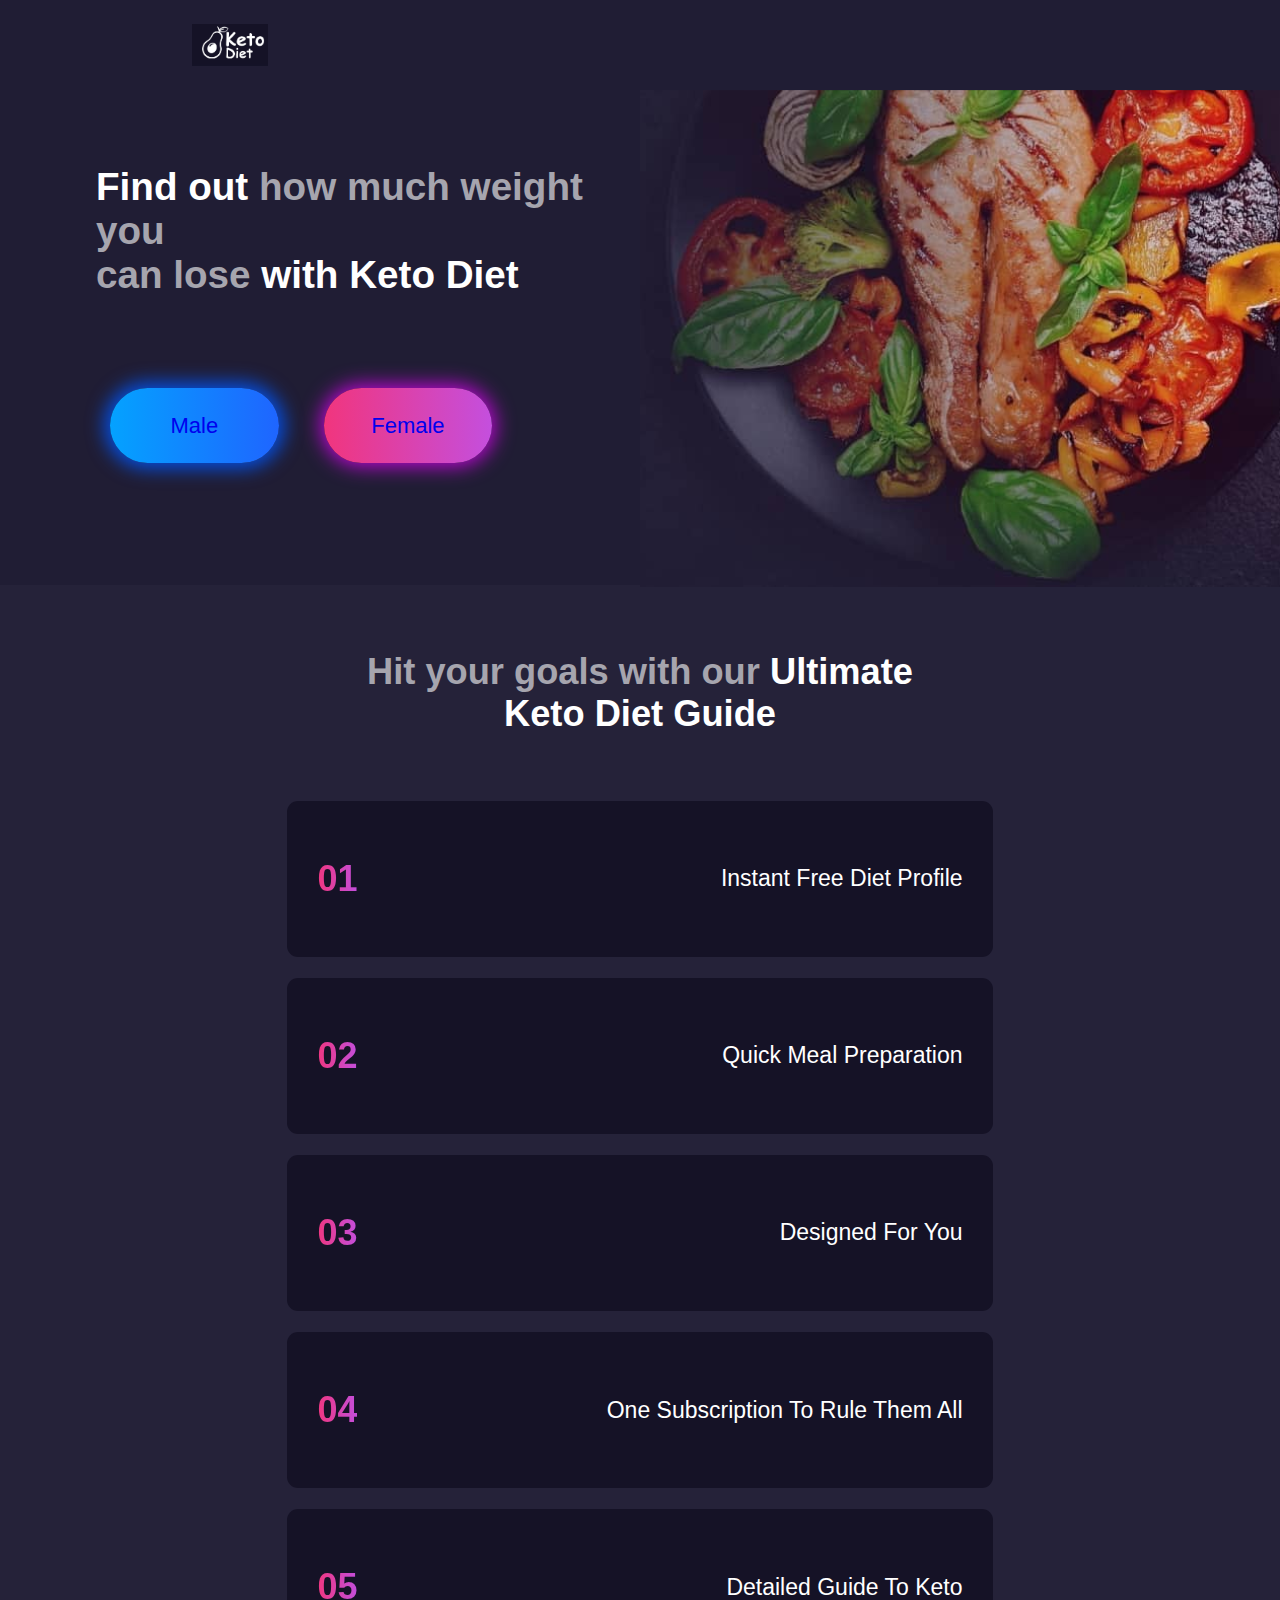
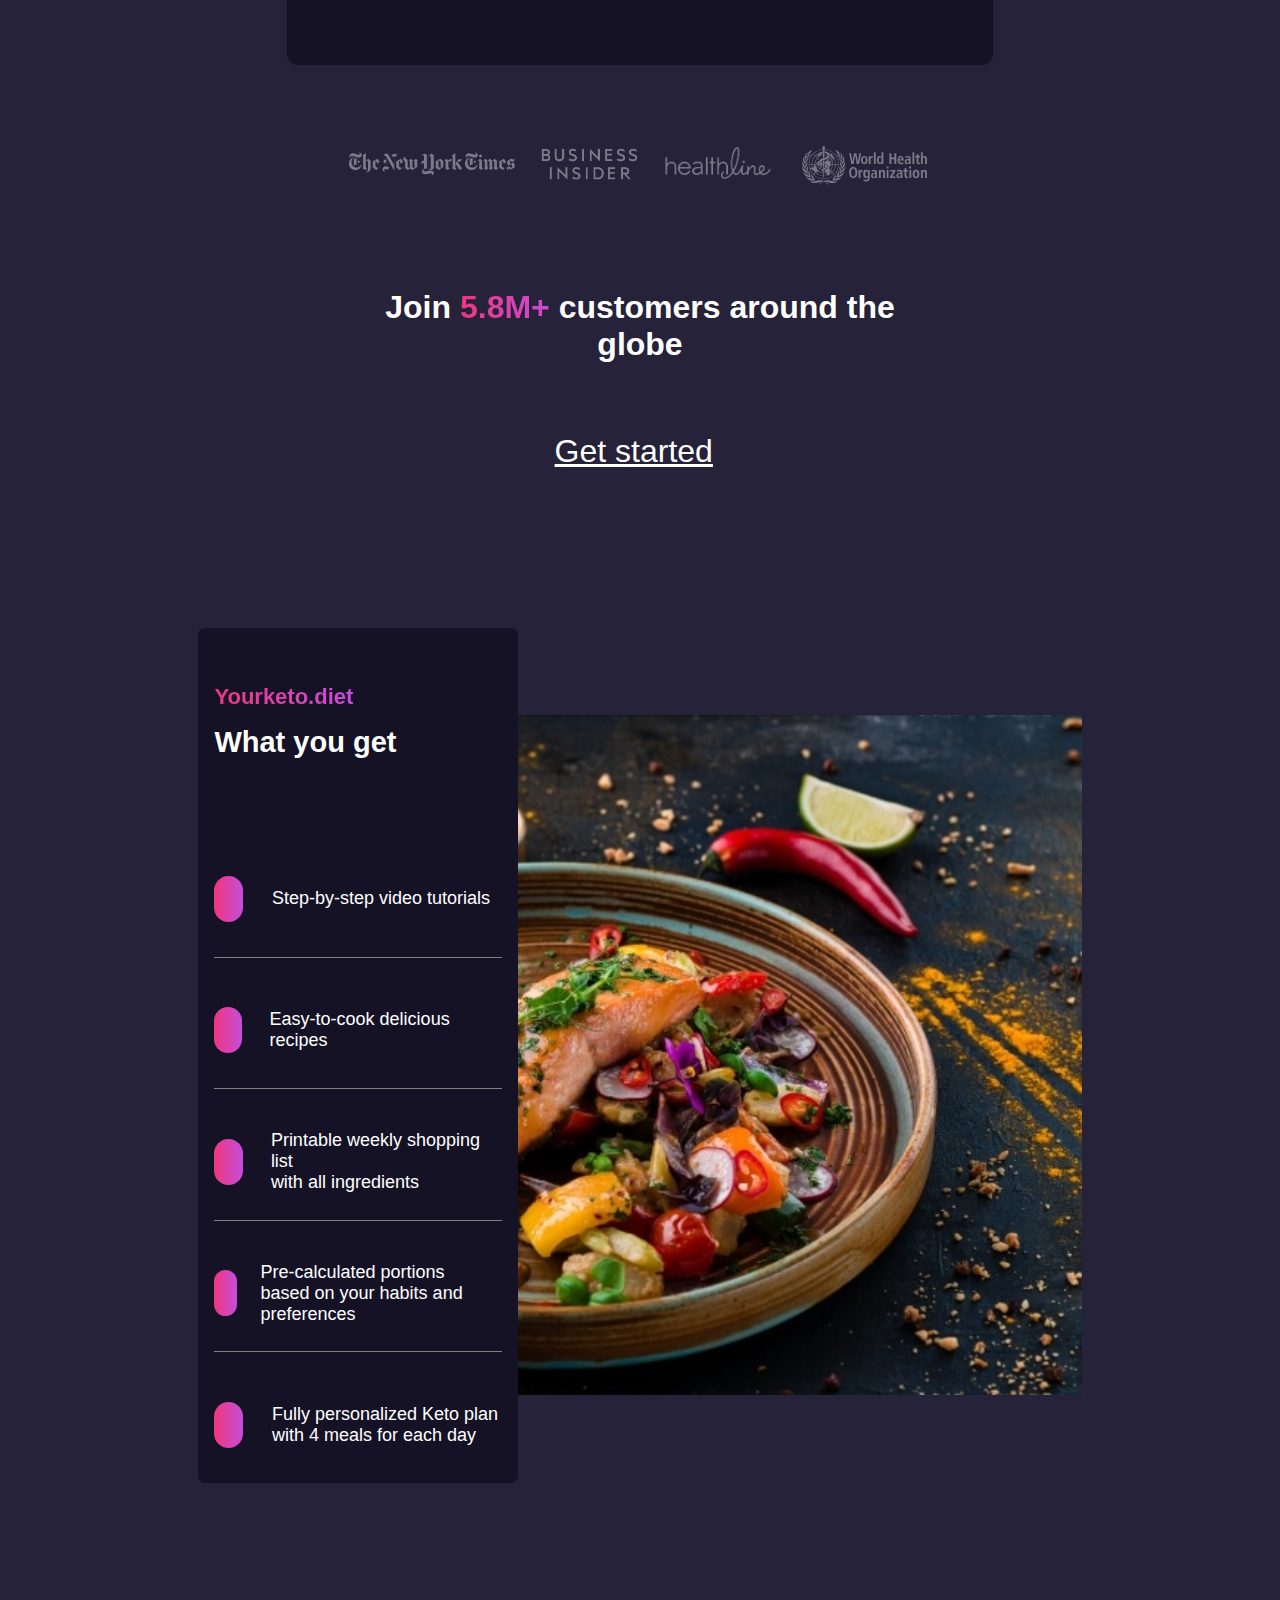
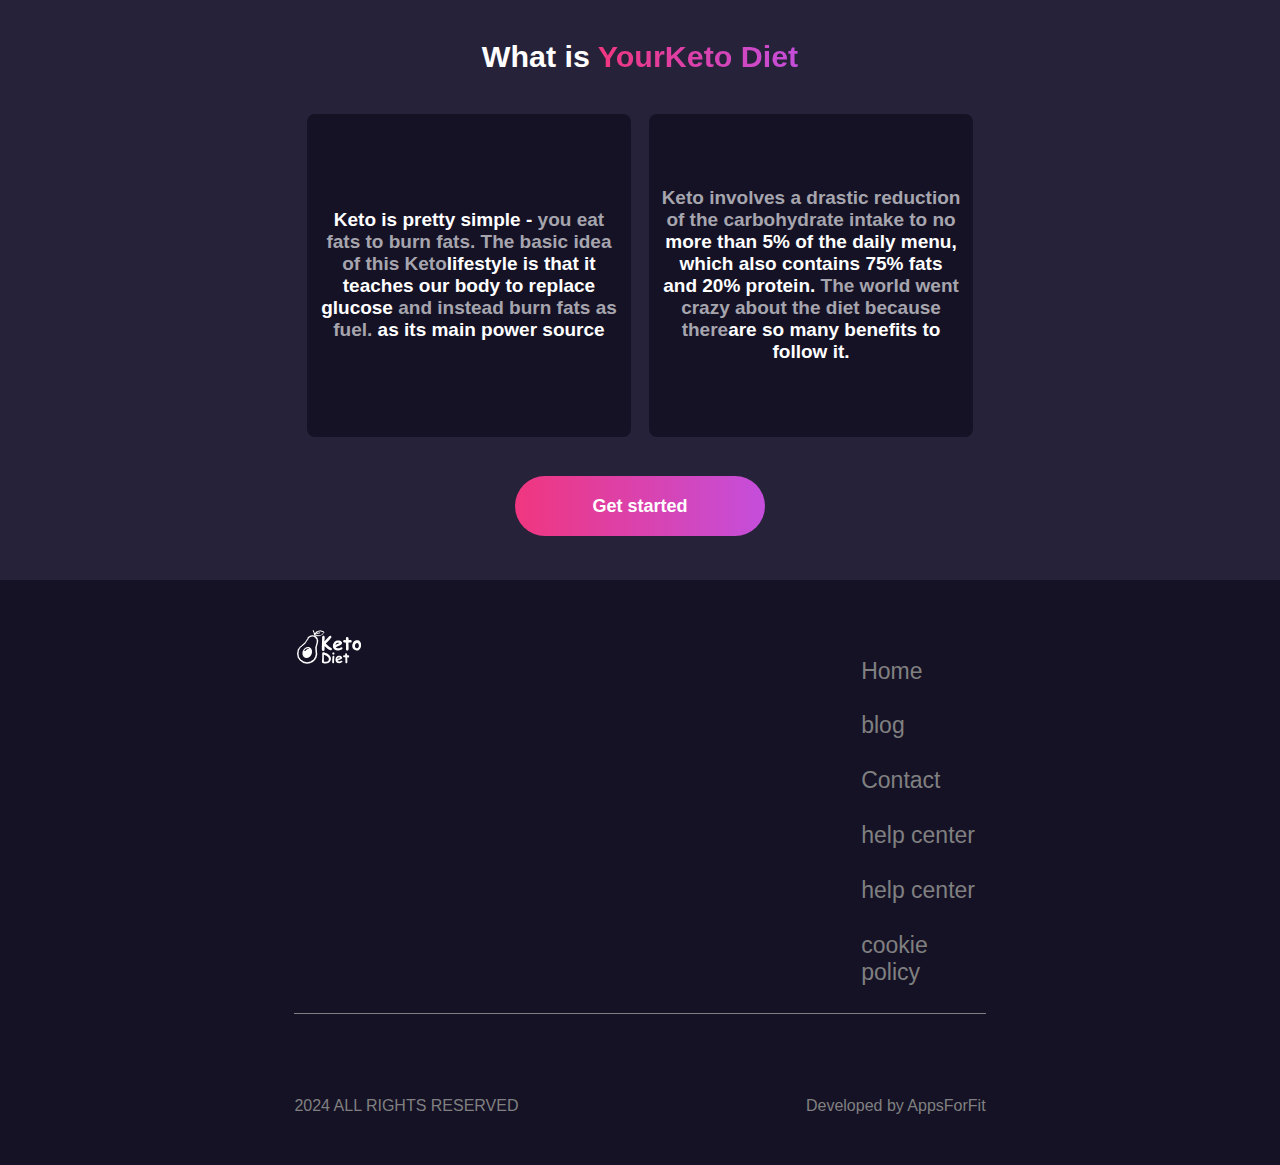
<file: index.html>
<!DOCTYPE html>
<html lang="en">
  <head>
    <meta charset="UTF-8" />
    <meta name="viewport" content="width=device-width, initial-scale=1.0" />
    <title>KETO DIET | yourketo.diet</title>
    <link rel="stylesheet" href="./style.css" />
    <link
      rel="stylesheet"
      href="https://cdnjs.cloudflare.com/ajax/libs/font-awesome/6.5.1/css/all.min.css"
      integrity="sha512-DTOQO9RWCH3ppGqcWaEA1BIZOC6xxalwEsw9c2QQeAIftl+Vegovlnee1c9QX4TctnWMn13TZye+giMm8e2LwA=="
      crossorigin="anonymous"
      referrerpolicy="no-referrer"
    />
  </head>
  <body>
    <div class="main">
      <div class="navBar">
        <div class="logo">
          <img src="./assets/images/logo.png" />
          <i class="fa-solid fa-bars"></i>
        </div>
      </div>
      <div class="slider">
        <div class="slider-text">
          <div class="stext-inner">
            <div class="text-part">
              <h3>
                Find out
                <span id="change-color">
                  how much weight you <br />
                  can lose</span
                >
                with Keto Diet
              </h3>
            </div>
            <div class="buttons-part">
              <button class="btn-male">
                <a href="/services.html">
                  <i class="fa-solid fa-person"></i>
                  Male
                </a>
              </button>
              <button class="btn-female">
                <a href="/contact.html">
                  <i class="fa-solid fa-person-dress"></i>
                  Female
                </a>
              </button>
            </div>
          </div>
        </div>
        <div class="slider-img"></div>
      </div>
    </div>
    <div class="section-two">
      <div class="sec-two-heading">
        <h3>
          <span id="change-color">Hit your goals with our</span> Ultimate <br />
          Keto Diet Guide
        </h3>
      </div>
      <div class="carts">
        <div class="carts-inner">
          <div class="card">
            <h2 id="numbers">01</h2>
            <p>Instant Free Diet Profile</p>
          </div>
          <div class="card">
            <h2 id="numbers">02</h2>
            <p>Quick Meal Preparation</p>
          </div>
          <div class="card">
            <h2 id="numbers">03</h2>
            <p>Designed For You</p>
          </div>
          <div class="card">
            <h2 id="numbers">04</h2>
            <p>One Subscription To Rule Them All</p>
          </div>
          <div class="card">
            <h2 id="numbers">05</h2>
            <p>Detailed Guide To Keto</p>
          </div>
        </div>
      </div>
    </div>
    <div class="section-three">
      <div class="s-three-inner">
        <div class="sec-three-images">
          <img src="./assets/images/nytimes.png" />
          <img src="./assets/images/bussiness.png" />
          <img src="./assets/images/health-line.png" />
          <img src="./assets/images/who.png" />
        </div>
        <p id="sec-three-text">
          Join <span id="linear-color"> 5.8M+ </span>customers around the <br />
          globe
        </p>
        <div class="sec-three-btn">
          <a id="sec-three-a" href="#">Get started</a>
          <i class="fa-solid fa-angle-right"></i>
        </div>
      </div>
    </div>
    <div class="section-four">
      <div class="sec-four-inner">
        <div class="sec-four-text">
          <div class="sec-f-heading">
            <p id="small-text">Yourketo.diet</p>
            <p>What you get</p>
          </div>
          <div class="sec-f-body">
            <div class="sec-four-cart">
              <div class="s-f-left">
                <div class="circle">
                  <i class="fa-solid fa-check"></i>
                </div>
              </div>
              <p>Step-by-step video tutorials</p>
            </div>
            <div class="sec-four-cart">
              <div class="s-f-left">
                <div class="circle">
                  <i class="fa-solid fa-check"></i>
                </div>
              </div>
              <p>Easy-to-cook delicious recipes</p>
            </div>
            <div class="sec-four-cart">
              <div class="s-f-left">
                <div class="circle">
                  <i class="fa-solid fa-check"></i>
                </div>
              </div>
              <p>
                Printable weekly shopping list<br />
                with all ingredients
              </p>
            </div>
            <div class="sec-four-cart">
              <div class="s-f-left">
                <div class="circle">
                  <i class="fa-solid fa-check"></i>
                </div>
              </div>
              <p>
                Pre-calculated portions <br />
                based on your habits and preferences
              </p>
            </div>
            <div class="sec-four-cart-diff">
              <div class="s-f-left">
                <div class="circle">
                  <i class="fa-solid fa-check"></i>
                </div>
              </div>
              <p>
                Fully personalized Keto plan <br />
                with 4 meals for each day
              </p>
            </div>
          </div>
        </div>
        <div class="sec-four-img"></div>
      </div>
    </div>
    <div class="section-five">
      <div class="sec-five-inner">
        <h3>What is <span id="t-color-change"> YourKeto Diet</span></h3>
        <div class="sec-five-con">
          <div class="sec-five-cart">
            <p>
              Keto is pretty simple -
              <span id="change-color">
                you eat fats to burn fats. The basic idea of this Keto</span
              >lifestyle is that it teaches our body to replace glucose
              <span id="change-color">and instead burn fats as fuel.</span> as
              its main power source
            </p>
          </div>
          <div class="sec-five-cart">
            <p>
              <span id="change-color"
                >Keto involves a drastic reduction of the carbohydrate intake to
                no</span
              >
              more than 5% of the daily menu, which also contains 75% fats and
              20% protein.
              <span id="change-color"
                >The world went crazy about the diet because there</span
              >are so many benefits to follow it.
            </p>
          </div>
        </div>
        <button class="last-button">Get started</button>
      </div>
    </div>
    <div class="footer">
      <div class="footer-inner">
        <div class="footer-top">
          <div class="f-t-left">
            <img src="./assets/images/footer-logo.png">
          </div>
          <div class="f-t-right">
            <li>Home</li>
            <li>blog</li>
            <li>Contact</li>
            <li>help center</li>
            <li>help center</li>
            <li>cookie policy</li>
          </div>
        </div>
        <div class="footer-bottom">
          <p>
            2024 ALL RIGHTS RESERVED
          </p>
          <p>
            Developed by AppsForFit
          </p>
        </div>
      </div>
    </div>
  </body>
</html>
</file>
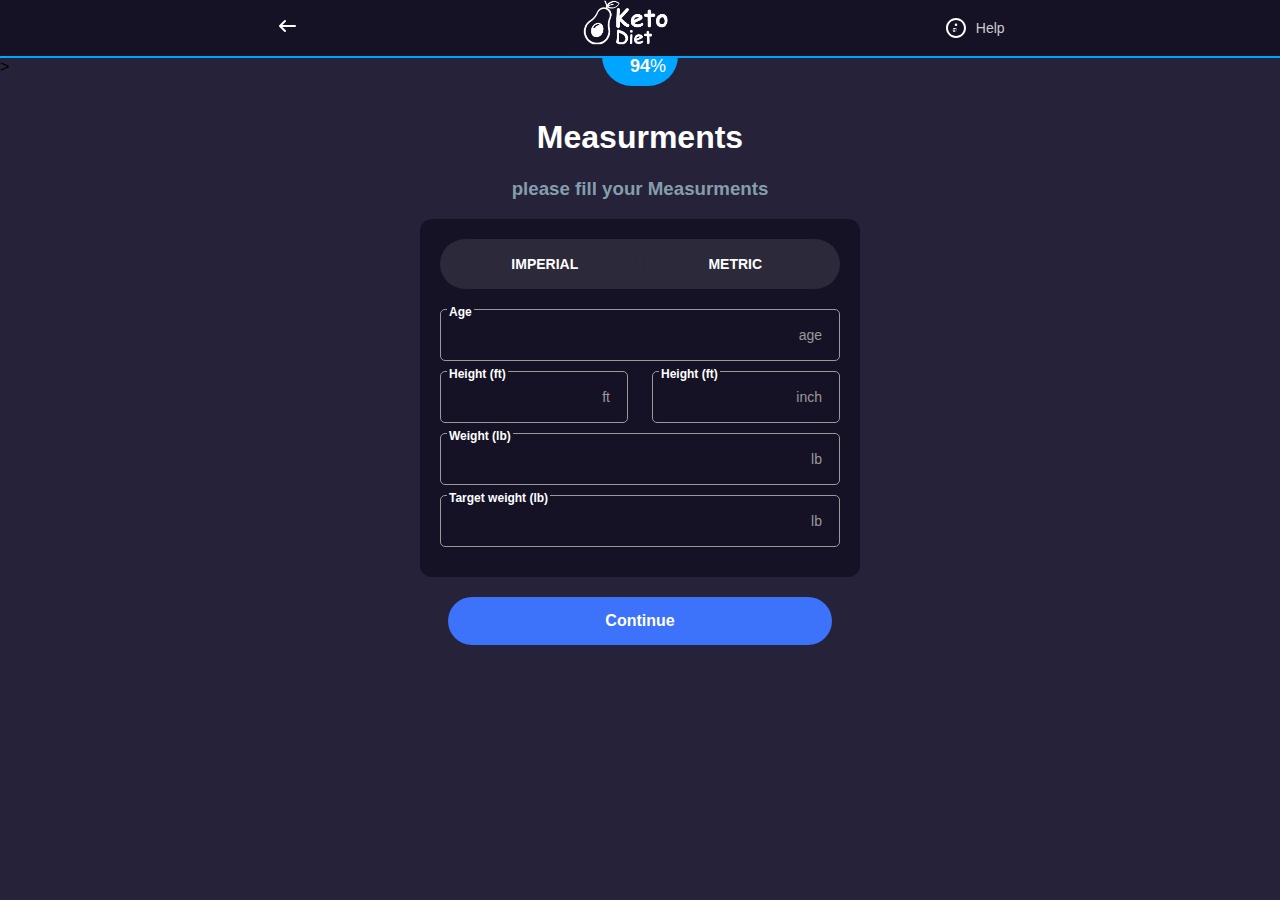
<file: contact.html>
<!DOCTYPE html>
<html lang="en">
<head>
<meta charset="UTF-8">
<meta name="viewport" content="width=device-width, initial-scale=1.0">
<title>page 10</title>
<link rel="stylesheet" type="text/css" href="contactStyle.css">
</head>
<body>
 <div class="container_1">
   <nav class="navbar">
    <div class="back-button">              
            <svg class="icon" xmlns="http://www.w3.org/2000/svg" viewBox="0 0 24 24">
               
                <path d="M20 11H7.414l3.293-3.293a1 1 0 0 0-1.414-1.414l-5 5a.999.999 0 0 0 0 1.414l5 5a1 1 0 0 0 1.414-1.414L7.414 13H20a1 1 0 0 0 0-2z"  fill="#fff"/>
            </svg>        
    </div>
    <div class="logo">
        <img src="./assets/images/logo.png" alt="" height="58px">
    </div>
    
    <div class="help-button">
      <svg class="icon">
        <path d="M12 2C6.487 2 2 6.487 2 12s4.487 10 10 10 10-4.487 10-10S17.513 2 12 2zm0 18c-4.418 0-8-3.582-8-8s3.582-8 8-8 8 3.582 8 8-3.582 8-8 8zm0-12.5c-.69 0-1.25.56-1.25 1.25s.56 1.25 1.25 1.25 1.25-.56 1.25-1.25-.56-1.25-1.25-1.25zm.25 8h-1v-1c0-.69-.56-1.25-1.25-1.25s-1.25.56-1.25 1.25c0 .69.56 1.25 1.25 1.25h1c.69 0 1.25-.56 1.25-1.25v-1c0-.41-.34-.75-.75-.75s-.75.34-.75.75v1h-.5c-.69 0-1.25-.56-1.25-1.25s.56-1.25 1.25-1.25h1c.69 0 1.25.56 1.25 1.25v1c0 .69-.56 1.25-1.25 1.25z" fill="#fff"/>
    </svg>
      </svg>
      <span class="label">Help</span>
    </div>
  </nav>
  <div class="progress-bar">
    <div class="progress-bar-inner">
      <div class="progress-bar-fill"></div>
    </div>
    <div class="progress-bar-text">
      <span class="progress-percent">94</span>
      <span class="progress-percent-unit">%</span>
    </div>
  </div>>
 </div>
      <div class="text-measurment">
        <div class="first-text"><h1>Measurments</h1><span class="second-text">
        <h3>please fill your Measurments</h3></span>
      </div>
      </div>
      <div class="container">
        <div class="tab">
          <button id="imperial-btn" class="active">IMPERIAL</button>
          <button id="metric-btn" class="active_1">METRIC</button>
        </div>
        <form id="imperial-form">
          <div class="form-group imperial">
            <label for="imperial_age">Age</label>
            <input type="number" id="imperial_age" name="imperial_age" min="14" max="99" required placeholder="age">
          </div>
          <div class="double-container">
            <div class="form-group imperial_A">
            <label for="height_ft">Height (ft)</label>
            <input type="number" id="height_ft" name="height_ft" min="4" max="8" required placeholder="ft">
          </div>
          <div class="form-group imperial_A">
           <label for="height_inch">Height (ft)</label>
           <input type="number" id="height_inch" name="height_inch" min="4" max="8" required placeholder="inch">
         </div>
          </div>
          <div class="form-group imperial">
            <label for="weight_lb">Weight (lb)</label>
            <input type="number" id="weight_lb" name="weight_lb" min="90" max="400" required placeholder="lb">
          </div>
          <div class="form-group imperial">
            <label for="weight_target_lb">Target weight (lb)</label>
            <input type="number" id="weight_target_lb" name="weight_target_lb" min="90" max="400" required placeholder="lb">
          </div>
        </form>
        <form id="metric-form" style="display: none;">
          <div class="form-group metric">
            <label for="metric_age">Age</label>
            <input type="number" id="metric_age" name="metric_age" min="14" max="99" required placeholder="age">
          </div>
          <div class="form-group metric">
            <label for="height_cm">Height (cm)</label>
            <input type="number" id="height_cm" name="height_cm" min="135" max="255" required placeholder="cm">
          </div>
          <div class="form-group metric">
            <label for="weight_kg">Weight (kg)</label>
            <input type="number" id="weight_kg" name="weight_kg" min="40" max="180" required placeholder="kg">
          </div>
          <div class="form-group metric">
            <label for="weight_target_kg">Target weight (kg)</label>
            <input type="number" id="weight_target_kg" name="weight_target_kg" min="40" max="180" required placeholder="kg">
          </div>
        </form>
      </div>
      <script>
        document.getElementById('metric-btn').addEventListener('click', function() {
          document.getElementById('imperial-form').style.display = 'none';
          document.getElementById('metric-form').style.display = 'block';
        });
      
        document.getElementById('imperial-btn').addEventListener('click', function() {
          document.getElementById('metric-form').style.display = 'none';
          document.getElementById('imperial-form').style.display = 'block';
        });
      </script>
      <div class="submit-btn">
        <button type="submit">Continue</button>
      </div>
</body>
</html>
</file>
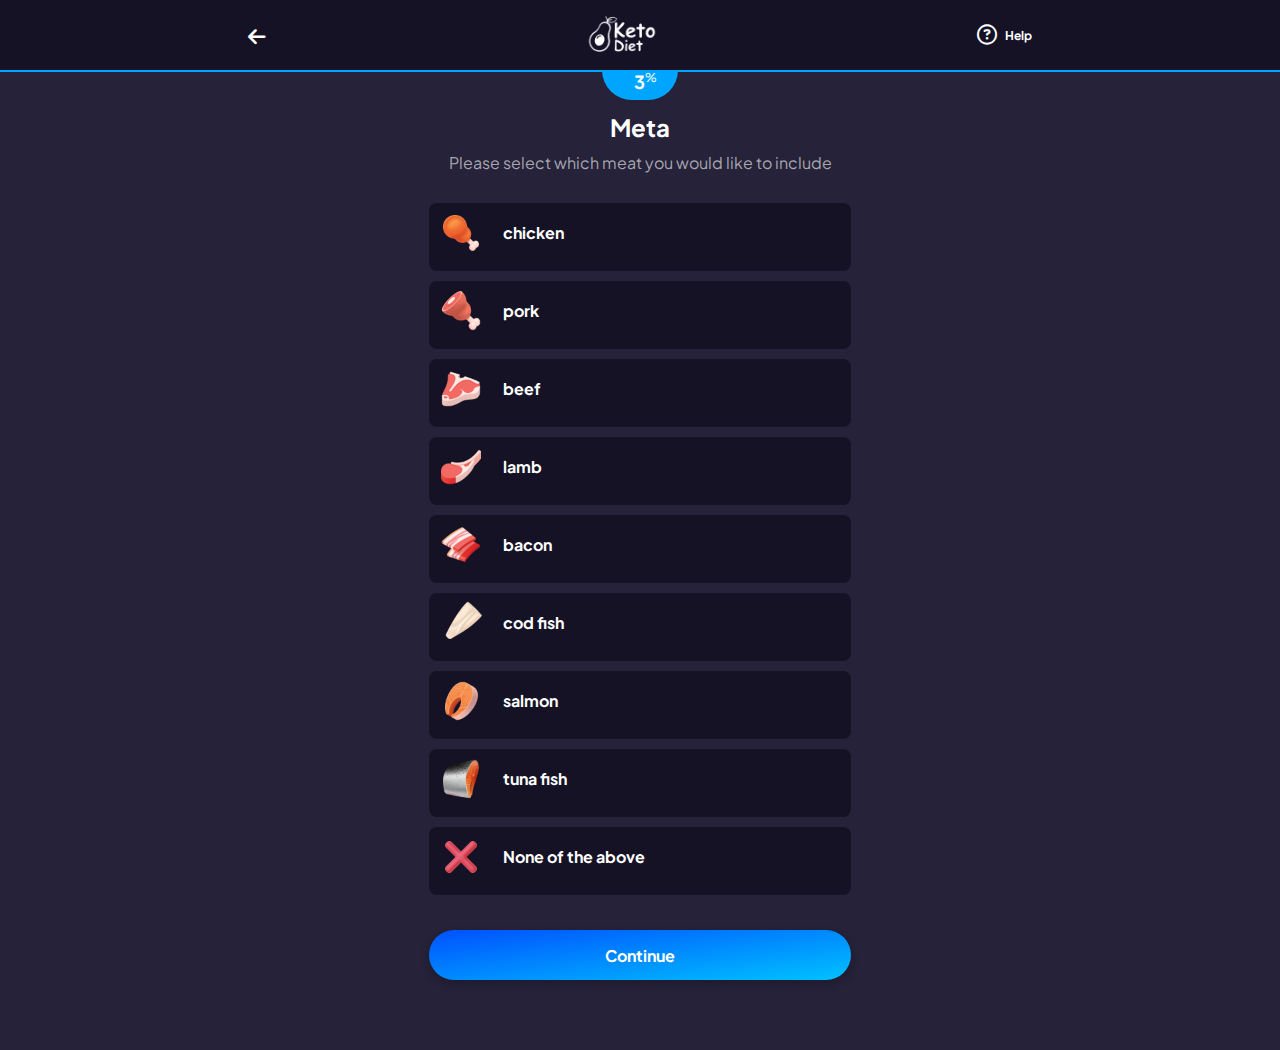
<file: services.html>
<!DOCTYPE html>
<html lang="en">
  <head>
    <meta charset="UTF-8" />
    <meta name="viewport" content="width=device-width, initial-scale=1.0" />
    <link rel="preconnect" href="https://fonts.googleapis.com" />
    <link rel="preconnect" href="https://fonts.gstatic.com" crossorigin />
    <link
      href="https://fonts.googleapis.com/css2?family=Plus+Jakarta+Sans:ital,wght@0,200..800;1,200..800&display=swap"
      rel="stylesheet"
    />
    <link
      rel="stylesheet"
      href="https://cdnjs.cloudflare.com/ajax/libs/font-awesome/6.5.1/css/all.min.css"
    />
    <link rel="stylesheet" href="serviceStyle.css" />
    <title>KETO DIET | yourketo.diet</title>
  </head>
  <body>
    <nav class="nav">
      <div class="nav__container">
        <a href="index.html">
      <div class="exit-button">
        <i class="fa-solid fa-arrow-left"></i>
      </div>
    </a>
      <div class="web__logo">
          <img src="assets/images/web-logo.png" alt="" >
      </div>
      <div class="help-btn">
        <i class="fa-regular fa-circle-question"></i>
        <span class="help__text">Help</span>
      </div>
    </div>
    </nav>
    <div class="progress__bar">
      <div class="progress__bar-inner">
        <div class="progress__bar-fill"></div>
      </div>
      <div class="progress__bar-text">
        <span class="progress__percent">3</span>
        <span class="progress__percent-unit">%</span>
      </div>
    </div>
   </div>
 
    <section class="meat-selection">
      <div class="content__container">
        <div class="main__heading">
          <h1>meta</h1>
        </div>
        <h4 class="choice__heading">
          Please select which meat you would like to include
        </h4>
      </div>
      <div class="services">
        <div class="services__container">
          <div class="service__item">
            <div class="item__content">
              <img src="assets/images/icon-chicken.png" alt="chicken leg piece" />
              <span>chicken</span>
            </div>
          </div>
          <div class="service__item">
            <div class="item__content">
              <img src="assets/images/icon-pork.png" alt="chicken leg piece" />
              <span>pork</span>
            </div>
          </div>
          <div class="service__item">
            <div class="item__content">
              <img src="assets/images/icon-beef.png" alt="chicken leg piece" />
              <span>beef</span>
            </div>
          </div>
          <div class="service__item">
            <div class="item__content">
              <img src="assets/images/icon-lamb.png" alt="chicken leg piece" />
              <span>lamb</span>
            </div>
          </div>

          <div class="service__item">
            <div class="item__content">
              <img src="assets/images/icon-bacon.png" alt="chicken leg piece" />
              <span>bacon</span>
            </div>
          </div>
          <div class="service__item">
            <div class="item__content">
              <img src="assets/images/icon-cod.png" alt="chicken leg piece" />
              <span>cod fish</span>
            </div>
          </div>
          <div class="service__item">
            <div class="item__content">
              <img src="assets/images/icon-salmon.png" alt="chicken leg piece" />
              <span>salmon</span>
            </div>
          </div>
          <div class="service__item">
            <div class="item__content">
              <img src="assets/images/icon-tuna.png" alt="chicken leg piece" />
              <span>tuna fish</span>
            </div>
          </div>
          <div class="service__item">
            <div class="item__content">
              <img src="assets/images/icon-none.png" alt="chicken leg piece" />
              <span>None of the above</span>
            </div>
          </div>
          <a href="contact.html">
          <button
            class="custom-button"
            id="button-submit"
            data-e2e="button-submit"
            type="submit"
          >
            <span class="button-text">Continue</span>
          </a>
          </button>
       
        </div>
      </div>
    </section>
  </body>
</html>
</file>
<file: style.css>
/* home */
* {
  margin: 0px;
  padding: 0px;
  font-family: sans-serif;
}
.main {
  background-color: #252239;
  color: white;
  width: 100%;
  height: 65vh;
  text-decoration: none;
}

.navBar {
  width: 100%;
  height: 10vh;
  background-color: #201d34;
  display: flex;
  align-items: center;
  justify-content: center;
}
.logo {
  width: 70%;
  height: 73%;
  display: flex;
  align-items: center;
  justify-content: space-between;
}
.logo img {
  width: 76px;
}
.logo i {
  font-size: 22px;
}
.slider {
  width: 100%;
  height: 85%;
  background-color: #201d34;
  display: flex;
  align-items: center;
  justify-content: space-between;
}
.slider-text {
  width: 50%;
  height: 100%;
  display: flex;
  align-items: center;
  justify-content: flex-end;
}
.stext-inner {
  width: 85%;
  height: 70%;
  background-color: #201d34;
}
.text-part {
  width: 100%;
  height: 50%;
  display: flex;
  align-items: flex-start;
  justify-content: flex-start;
  font-size: 33px;
  font-family: sans-serif;
}
#change-color {
  color: #a6a5ae;
}
.buttons-part {
  width: 100%;
  height: 50%;
  display: flex;
  align-items: center;
  justify-content: flex-start;
  gap: 45px;
  margin-left: 14px;
}
.btn-male {
  width: 31%;
  height: 43%;
  background: linear-gradient(to right, #04a2ff, #1f65ff);
  color: white;
  border-radius: 39px;
  box-shadow: 0px 0px 18px 6px #0058ffd1;
  border: none;
  font-size: 22px;
}
.btn-male a {
  text-decoration: none;
}
.btn-female a {
  text-decoration: none;
}
.btn-female {
  width: 31%;
  height: 43%;
  background: linear-gradient(to right, #f1357d, #c44fde);
  color: white;
  border-radius: 39px;
  box-shadow: 0px 0px 20px 3px #e700ffd1;
  border: none;
  font-size: 22px;
}
.slider-img {
  width: 50%;
  height: 100%;
  background-image: url(./assets/images/food.jpg);
  background-position: center;
  background-size: cover;
}
.section-two {
  background-color: #252239;
  color: white;
  width: 100%;
  height: 120vh;
}
.sec-two-heading {
  width: 100%;
  height: 20%;
  display: flex;
  align-items: center;
  justify-content: center;
  text-align: center;
  font-size: 31px;
  font-family: sans-serif;
}
.carts {
  width: 100%;
  height: 80%;
  background-color: #252239;
  display: flex;
  align-items: center;
  justify-content: center;
}
.carts-inner {
  width: 70%;
  height: 100%;
  display: flex;
  flex-direction: column;
  align-items: center;
  justify-content: space-between;
}
.card {
  width: 72%;
  height: 18%;
  background-color: #151226;
  border-radius: 11px;
  display: flex;
  align-items: center;
  justify-content: space-between;
  padding: 0px 30px 0px 30px;
}
#numbers {
  background: linear-gradient(to right, #f0367f, #c44edb);
  -webkit-background-clip: text;
  background-clip: text;
  color: transparent;
  font-size: 43px;
}
.card p {
  font-size: 23px;
}
.section-three {
  width: 100%;
  height: 50vh;
  display: flex;
  align-items: center;
  justify-content: center;
  background-color: #252239;
}
#linear-color {
  background: linear-gradient(to right, #f0367f, #c44edb);
  -webkit-background-clip: text;
  background-clip: text;
  color: transparent;
}
.s-three-inner {
  width: 46%;
  height: 80%;
  display: flex;
  flex-direction: column;
  justify-content: space-between;
  align-items: center;
  font-size: 32px;
  color: white;
  font-weight: 600;
  text-align: center;
}
.sec-three-images {
  width: 100%;
  height: 30%;
  display: flex;
  align-items: center;
  justify-content: space-between;
}
.sec-three-btn {
  width: 29%;
  display: flex;
  align-items: center;
  justify-content: space-between;
}
#sec-three-a {
  color: white;
  font-weight: 400;
}

.section-four {
  width: 100%;
  height: 120vh;
  display: flex;
  align-items: center;
  justify-content: center;
  background-color: #252239;
}
.sec-four-inner {
  width: 69%;
  height: 90%;
  display: flex;
  align-items: center;
  justify-content: flex-start;
}
.sec-four-text {
  width: 25%;
  height: 95%;
  background-color: #151226;
  border-radius: 7px;
  z-index: 111;
  position: absolute;
  display: flex;
  flex-direction: column;
  align-items: center;
  justify-content: space-between;
  color: white;
}
.sec-f-heading {
  width: 90%;
  height: 22%;
  display: flex;
  flex-direction: column;
  align-items: flex-start;
  justify-content: center;
  gap: 16px;
  font-size: 29px;
  font-weight: 600;
}
#small-text {
  font-size: 22px;
  background: linear-gradient(to right, #f0367f, #c44edb);
  -webkit-background-clip: text;
  background-clip: text;
  color: transparent;
}
.sec-f-body {
  width: 90%;
  height: 75%;
  display: flex;
  flex-direction: column;
  align-items: center;
  justify-content: space-between;
}
.sec-four-img {
  width: 100%;
  height: 70%;
  background-image: url(./assets/images/pizza.jpg);
  background-position: center;
  background-size: cover;
}
.sec-four-cart {
  width: 100%;
  height: 18%;
  border-bottom: 1px solid gray;
  display: flex;
  align-items: center;
  font-size: 18px;
}
.s-f-left {
  width: 20%;
  height: 80%;
  display: flex;
  align-items: center;
  justify-content: flex-start;
}
.circle {
  width: 50%;
  height: 50%;
  border-radius: 44px;
  background: linear-gradient(to right, #f0367f, #c44edb);
  color: white;
  display: flex;
  align-items: center;
  justify-content: center;
  font-size: 20px;
}
.sec-four-cart-diff {
  width: 100%;
  height: 18%;
  display: flex;
  align-items: center;
  font-size: 18px;
}
.section-five {
  width: 100%;
  height: 65vh;
  display: flex;
  align-items: center;
  justify-content: center;
  background-color: #252239;
}
.sec-five-inner {
  width: 65%;
  height: 85%;
  display: flex;
  flex-direction: column;
  justify-content: space-between;
  align-items: center;
  font-size: 26px;
  font-weight: 600;
  color: white;
}
.sec-five-con {
  width: 80%;
  height: 65%;
  display: flex;
  align-items: center;
  justify-content: space-between;
}
.sec-five-cart {
  width: 45%;
  height: 100%;
  border-radius: 8px;
  display: flex;
  align-items: center;
  justify-content: center;
  font-size: 19px;
  text-align: center;
  background-color: #151226;
  padding: 0px 12px 0px 12px;
}
.last-button {
  width: 30%;
  height: 12%;
  border-radius: 32px;
  font-size: 18px;
  cursor: pointer;
  font-weight: 600;
  border: none;
  background: linear-gradient(to right, #f0367f, #c44edb);
  color: white;
}
#t-color-change {
  background: linear-gradient(to right, #f0367f, #c44edb);
  -webkit-background-clip: text;
  background-clip: text;
  color: transparent;
}
#numbers {
  color: linear-gradient(to right, #f1357d, #c44fde);
  font-size: 36px;
}
.footer {
  width: 100%;
  height: 65vh;
  background-color: #151226;
  display: flex;
  align-items: center;
  justify-content: center;
}
.footer-inner {
  width: 30%;
  height: 70%;
  width: 54%;
  height: 83%;
  display: flex;
  flex-direction: column;
  align-items: flex-start;
  justify-content: space-between;
}
.footer-top {
  width: 100%;
  height: 79%;
  border-bottom: 1px solid gray;
  display: flex;
  align-items: center;
  justify-content: space-between;
}
.f-t-left {
  width: 30%;
  height: 100%;
}
.f-t-right {
  width: 18%;
  height: 100%;
  list-style: none;
  font-size: 23px;
  color: gray;
  cursor: pointer;
  display: flex;
  flex-direction: column;
  justify-content: space-evenly;
}
.footer-bottom {
  display: flex;
  align-items: center;
  justify-content: space-between;
  width: 100%;
  font-size: 16px;
  color: gray;
}
</file>
<file: contactStyle.css>
body{
  margin: 0;
  padding: 0;
  background: #252239;
  font-family: sans-serif;
}

  
  .container-1 {
    margin: 0 auto;
    max-width: 100%;
  }

  .navbar {
    background-color: #151226;
    color: #ccc; 
    display: flex;
    justify-content: space-evenly;
    align-items: center;
    height: 40px;
    padding: 8px 5px;
  }
  

  .back-button,
  .help-button {
    display: inline-block;
    cursor: pointer;
  }
  

  .icon {
    height: 24px;
    width: 24px;
  }
  

  .label {
    margin-left: 8px;
    font-size: 14px;
  }
  .help-button{
    display: flex;
    align-items: center;
  }
  .progress-bar {
    background: #00a5ff;
    height: 2px;
    display: flex;
    justify-content: center;
    color: #ffffff;
  }
  .progress-bar-text {
    width: 6%;
    height: 30px;
    border-radius: 0px 0px 99px 99px;
    background: #00a5ff;
    text-align: center;
  }
  .progress-percent {
    font-size: 18px;
    font-weight: 700;
    position: relative;
  }
  .progress-percent-unit {
    font-size: 18px;
    position: absolute;
    color: white;
  }
 .text-measurment{
  display: flex;
  flex-direction: column;
  text-align: center;
    align-items: center;
    justify-content: center;
    margin-top: 22px;
 }
 .first-text{
  color: #ffffff;
 }
 .second-text{
  color: #849eae;
 }
 .container {
  max-width: 400px;
  margin: 0 auto;
  padding: 20px;
  background: #151226;
  border-radius: 12px;
}
label{
  font-size: x-small;
  color: #ffffff;
}
.tab {
  display: flex;
  justify-content: space-evenly;
  margin-bottom: 20px;
  border-radius: 3px;
  background: #2c293b;
  padding: 7px;
  border-radius: 31px;
  cursor: pointer;
}

.tab button {
  padding: 10px;
  font-size: 14px;
  font-weight: bold;
  text-align: center;
  cursor: pointer;
  border: none;
  background-color: #2c293b;
  color: #ffffff;
  transition: background-color 0.3s ease;
  width: 48%;
  border-radius: 25px;
  
}

.tab button:focus {
  background: linear-gradient(#00a5ff,#205fff);
  color: #fff;
}

.form-group {
  margin-bottom: 10px;
}

.form-group label {
  font-weight: bold;
  font-size: 12px;
  margin-left: 7px;
  position: absolute;
  background-color: #151226;
  margin-top: -6px;
  padding: 2px;
}
.double-container{
  display: flex;
  justify-content: space-between;
}
.imperial_A{
  width: 47%;
}

.form-group input {
  background: none;
  border-radius: 3px;
  width: 100%;
  padding: 17px;
  font-size: 14px;
  border: 1px solid #999999;
  border-radius: 5px;
  box-sizing: border-box;
  transition: background-color 0.3s ease;
  outline: none;
  overflow: none;
  color: #ffffff;
}
.form-group input:focus{
  border: #ffffff 2px solid;
}
.input::-webkit-outer-spin-button,
input::-webkit-inner-spin-button {
-webkit-appearance: none;
margin: 0;
}
.submit-btn {
  margin-top: 20px;
  text-align: center;
}
.submit-btn button {
  padding: 15px;
  width: 30%;
  max-width: 460px;
  font-size: 16px;
  font-weight: bold;
  color: #fff;
  background-color:#3d72fa;
  border: none;
  border-radius: 25px;
  cursor: pointer;
  transition: background-color 0.3s ease;
}


.submit-btn button:hover {
  background-color: #5ff05aa1;
}
::placeholder {
  color: #999; 
  font-style: bold;
  text-align: end; 
}
</file>
<file: serviceStyle.css>
* {
  padding: 0;
  margin: 0;
  box-sizing: border-box;
  font-family: "Plus Jakarta Sans", sans-serif;
}
body {
  background-color: #252239;
}
html {
  font-size: 10px;
}
/* nav bar style starts from here on  */

.nav__container {
  display: flex;
  justify-content: space-between;
  align-items: center;
  width: 65%;
}
.nav {
  background-color: #151226;
  height: 70px;
  display: flex;
  justify-content: center;
  align-items: center;
}
.exit-button,
.help-btn {
  display: inline-block;
  cursor: pointer;
  color: white;
  padding: 24px;
  font-size: 20px;
}
.help__text {
  margin-left: 8px;
  font-size: 12px;
  font-weight: 700;
}

.help-btn {
  display: flex;
  align-items: center;
}
.web__logo img {
  height: 90px;
}
/* nav bar ends here ///////// */

.progress__bar {
  background: #00a5ff;
  height: 2px;
  display: flex;
  justify-content: center;
  color: #ffffff;
}
.progress__bar-text {
  width: 6%;
  height: 30px;
  border-radius: 0px 0px 99px 99px;
  background: #00a5ff;
  text-align: center;
}
.progress__percent {
  font-size: 18px;
  font-weight: 700;
  position: relative;
}
.progress__percent-unit {
  font-size: 12px;
  position: absolute;
  color: white;
}

/* progress bar ends here  */
.meat-selection {
  padding: 40px 0;
}
.main__heading h1 {
  color: white;
  text-transform: capitalize;
  text-align: center;
  font-size: 2.4rem;
}
.choice__heading {
  font-weight: 400;
  font-size: 1.6rem;
  margin-top: 1rem;
  color: #a8a7b0;
  text-align: center;
}
.services {
  padding: 30px 20px;
}
.service__item {
  width: 100%;
  max-width: 34%;
  margin-top: 14px;
  border-radius: 0.8rem;
  background-color: #151226;
  cursor: pointer;
  border: 0;
  color: white;
  height: auto;
  min-height: 68px;
  margin: 0 auto;
  margin-bottom: 10px;
  transition: border 0.8s;
}
.item__content {
  padding: 0.75rem 1rem;
  justify-content: flex-start;
  align-items: center;
  display: flex;
}
.service__item img {
  height: 44px;
  width: 44px;
  margin-right: 20px;
  max-width: 100%;
}
.service__item span {
  font-size: 1.6rem;
  font-weight: 700;
}
.service__item:hover {
  border: 1px solid rgb(137, 144, 252);
  box-shadow: 0 0 30px rgba(0, 0, 0, 0.5);
}
.services__container {
  display: flex;
  align-items: center;
  flex-direction: column;
  justify-content: center;
  flex-wrap: wrap;
}

/* new ////////////////// */
.custom-button {
  background: linear-gradient(to bottom right, #0051ff, #00c2ff);
  border-radius: 2.8rem;
  box-shadow: 0px 4px 10px rgba(0, 0, 0, 0.2);
  min-height: 50px;
  width: 100%;
  max-width: 34%;
  font-weight: bold;
  font-size: 16px;
  color: white;
  cursor: pointer;
  border: none;
  margin-top: 25px;
}

.custom-button:hover {
  background: #e6b04b;
  box-shadow: 0px 4px 10px rgba(0, 0, 0, 0.4);
}

.button-text {
  display: inline-block;
  max-width: 95%;
  color: white;
}

/* responsive */
/* Define styles for small screens */
@media (max-width: 768px) {
  .nav__container {
    width: 90%; /* Adjust width for smaller screens */
  }

  .exit-button,
  .help-btn {
    padding: 12px; /* Adjust padding for smaller buttons */
    font-size: 16px; /* Adjust font size for smaller buttons */
  }

  .help__text {
    font-size: 10px; /* Adjust font size for smaller labels */
  }

  .progress__bar-text {
    width: 10%;
    height: 20px;
    padding: 5px;
  }

  /* Add a media query for screens smaller than 768px */
  @media screen and (max-width: 768px) {
    .service__item {
      max-width: 100%;
    }

    .services__container {
      flex-direction: row;
    }
    .custom-button {
      max-width: none;
    }
  }
}
/* Add a media query for screens smaller than 480px */
@media screen and (max-width: 480px) {
  .main__heading h1 {
    font-size: 2rem;
  }

  .choice__heading {
    font-size: 1.4rem;
  }

  .service__item {
    width: 100%;
    max-width: none;
  }

  .custom-button {
    max-width: none;
  }
}
</file>
